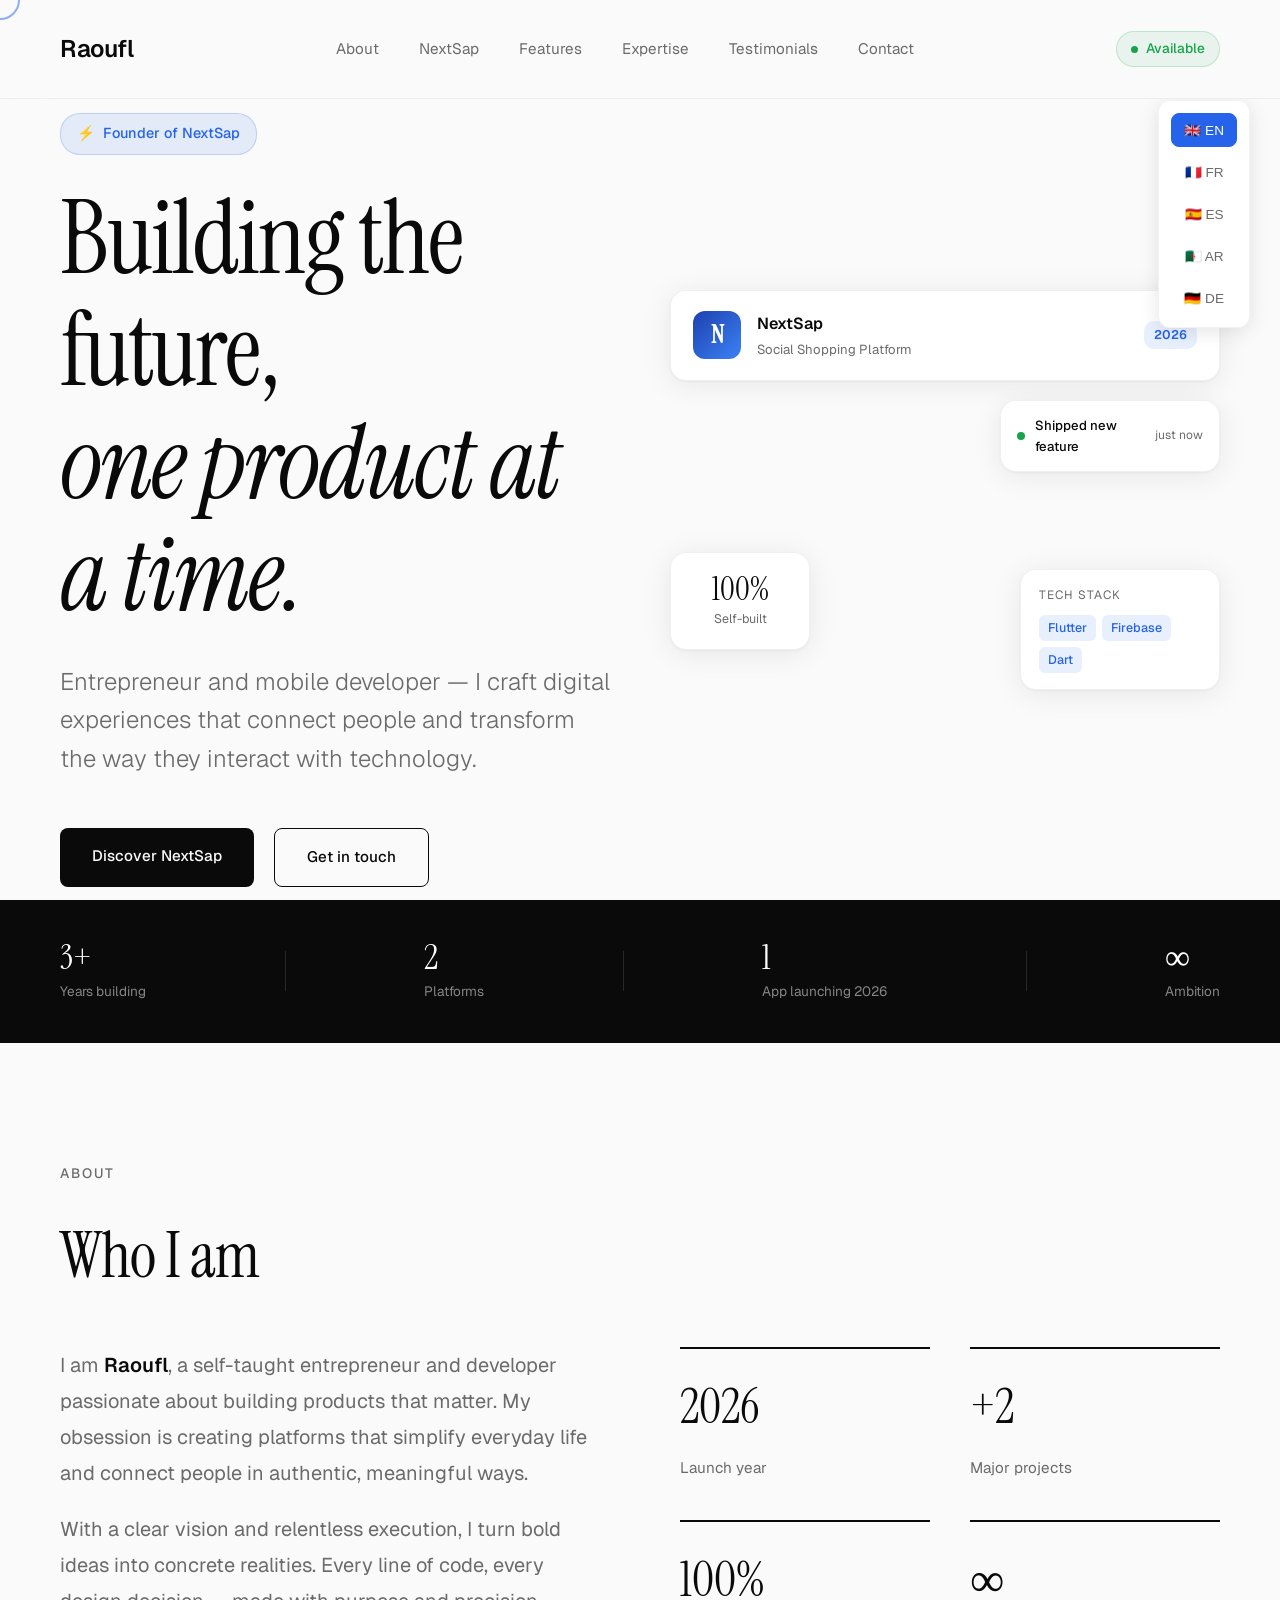
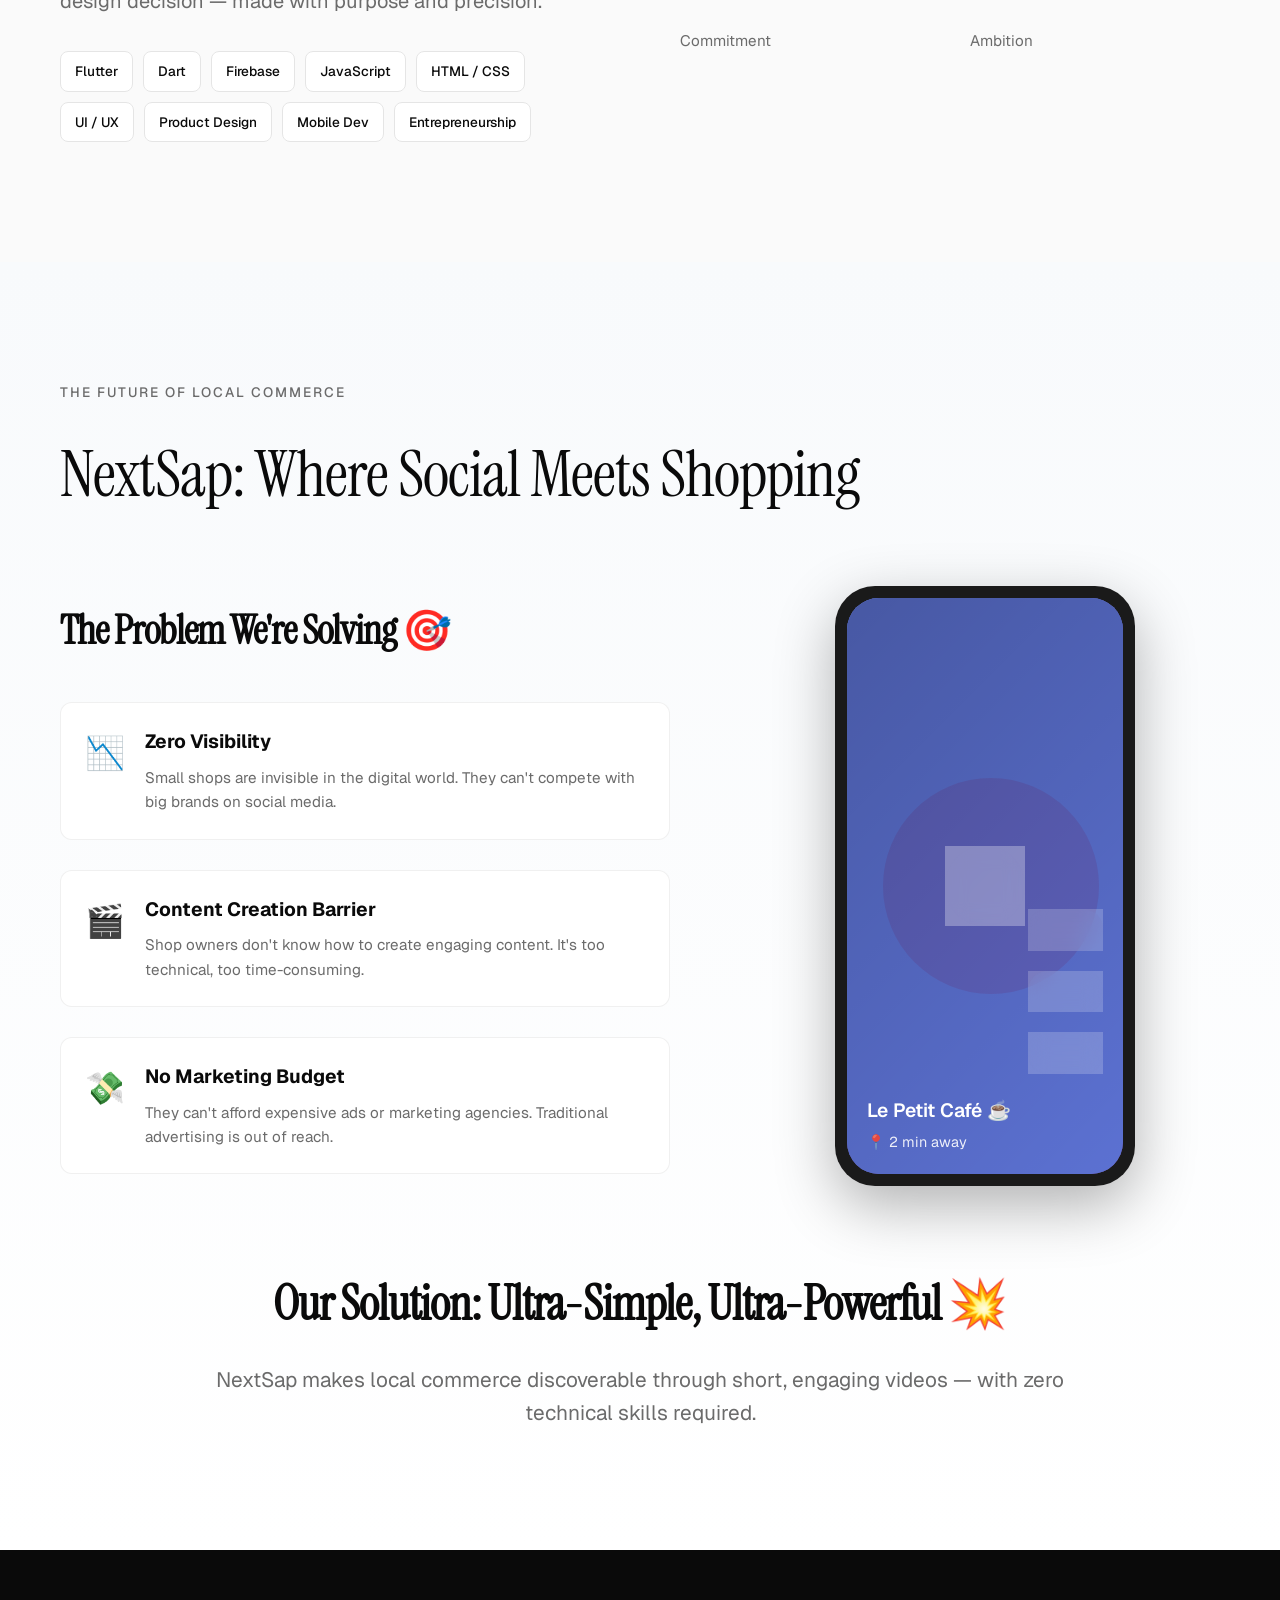
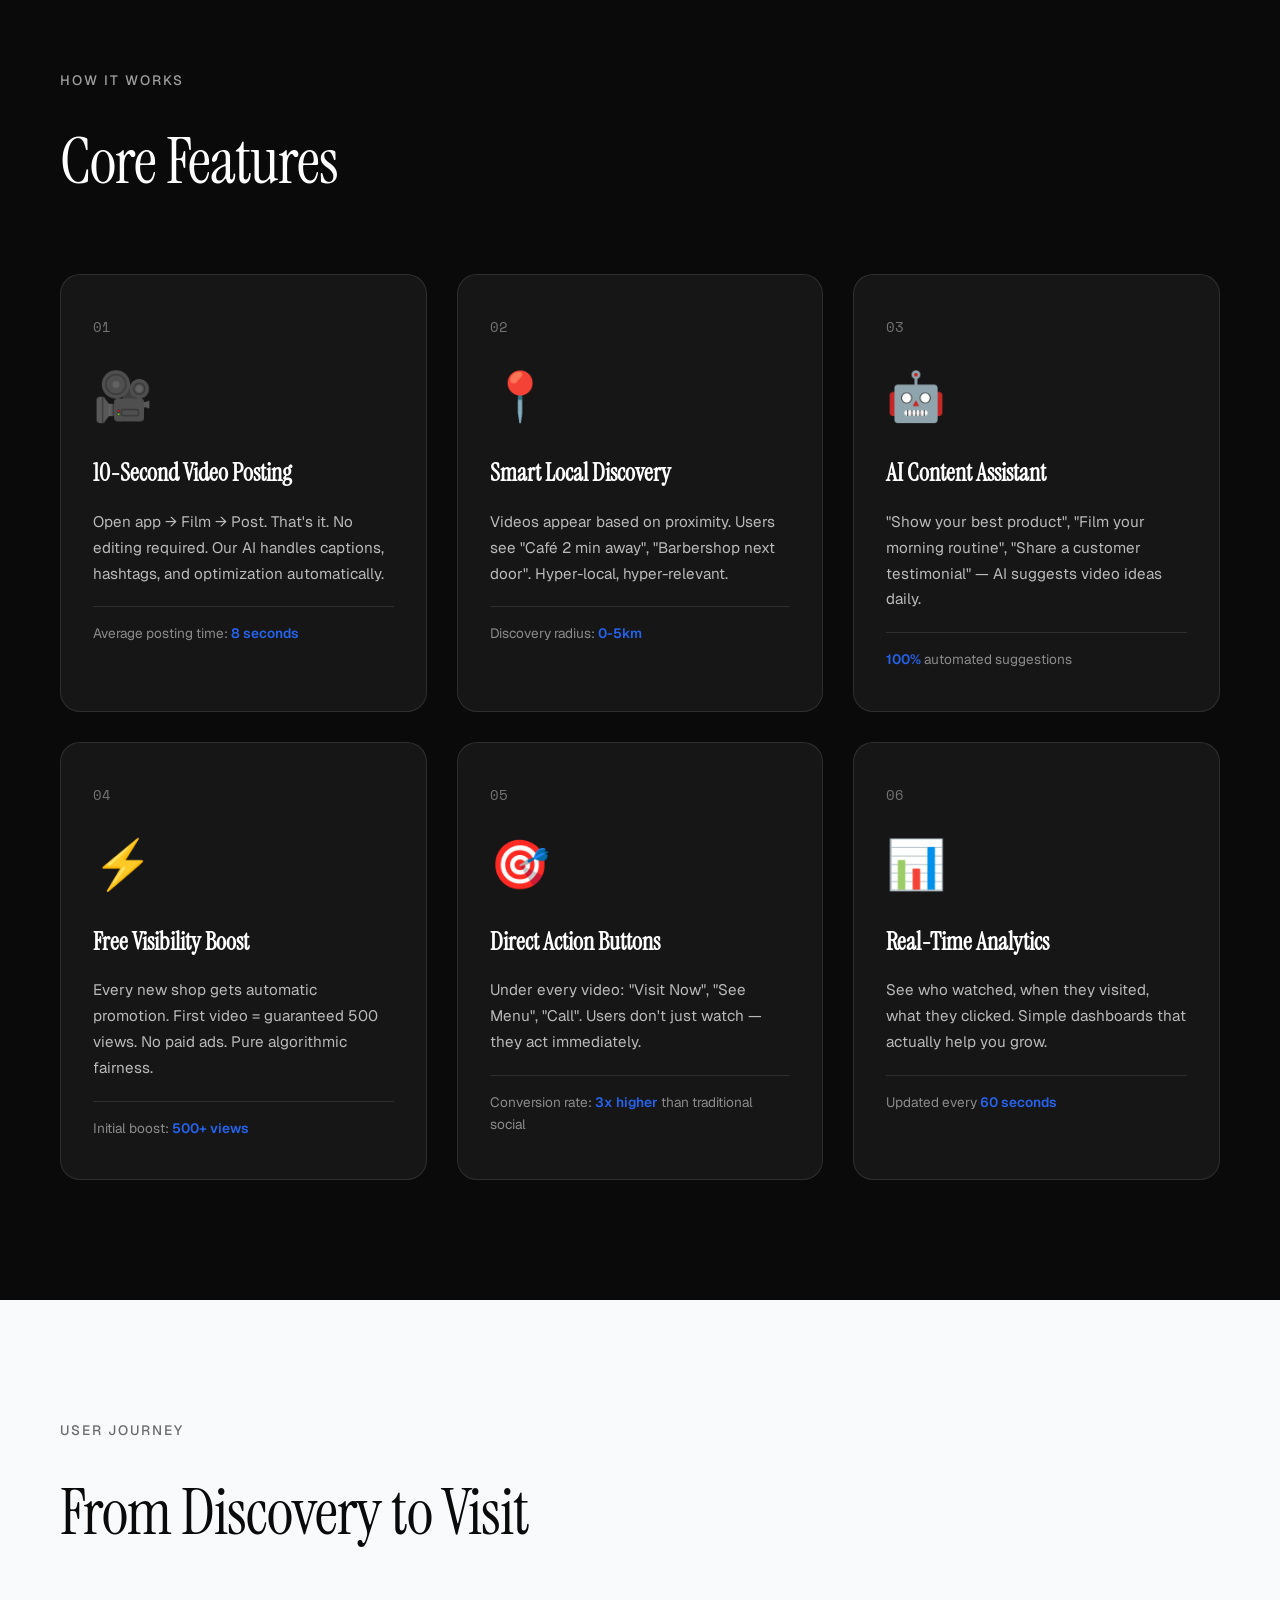
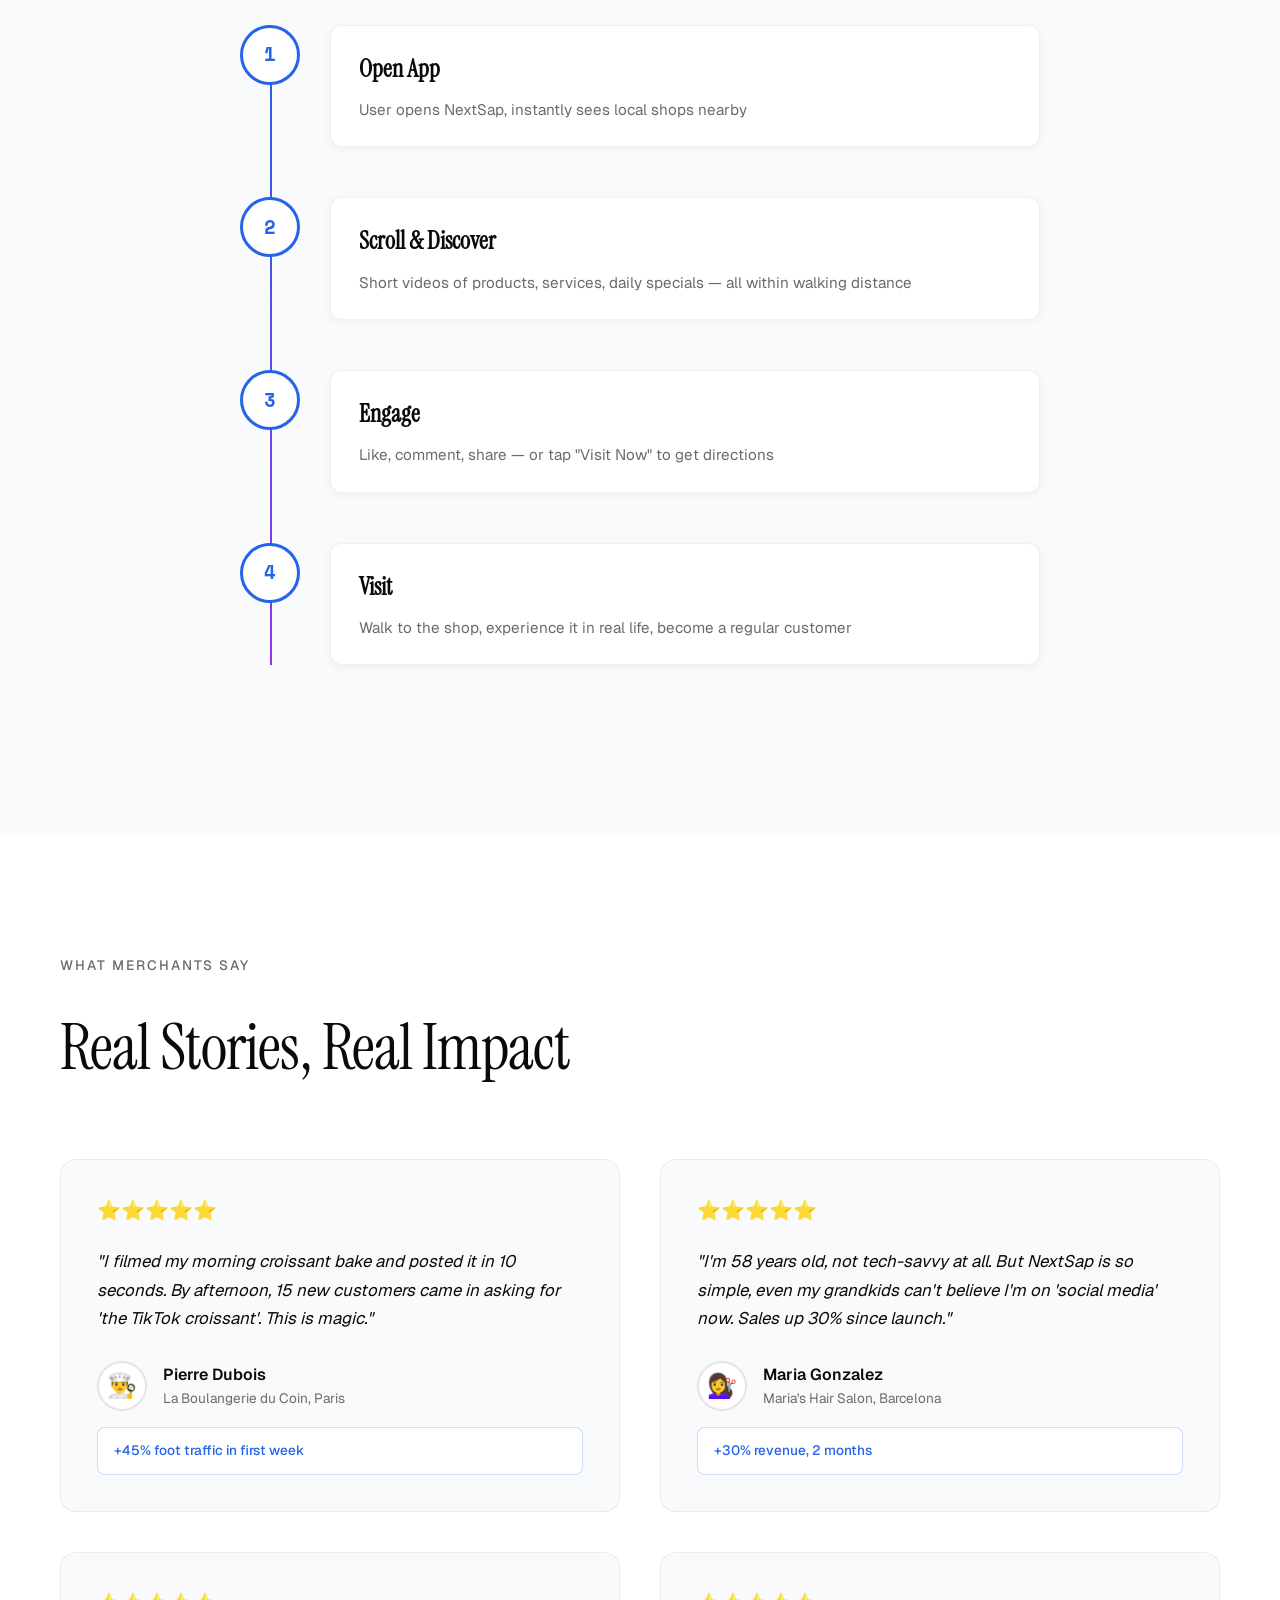
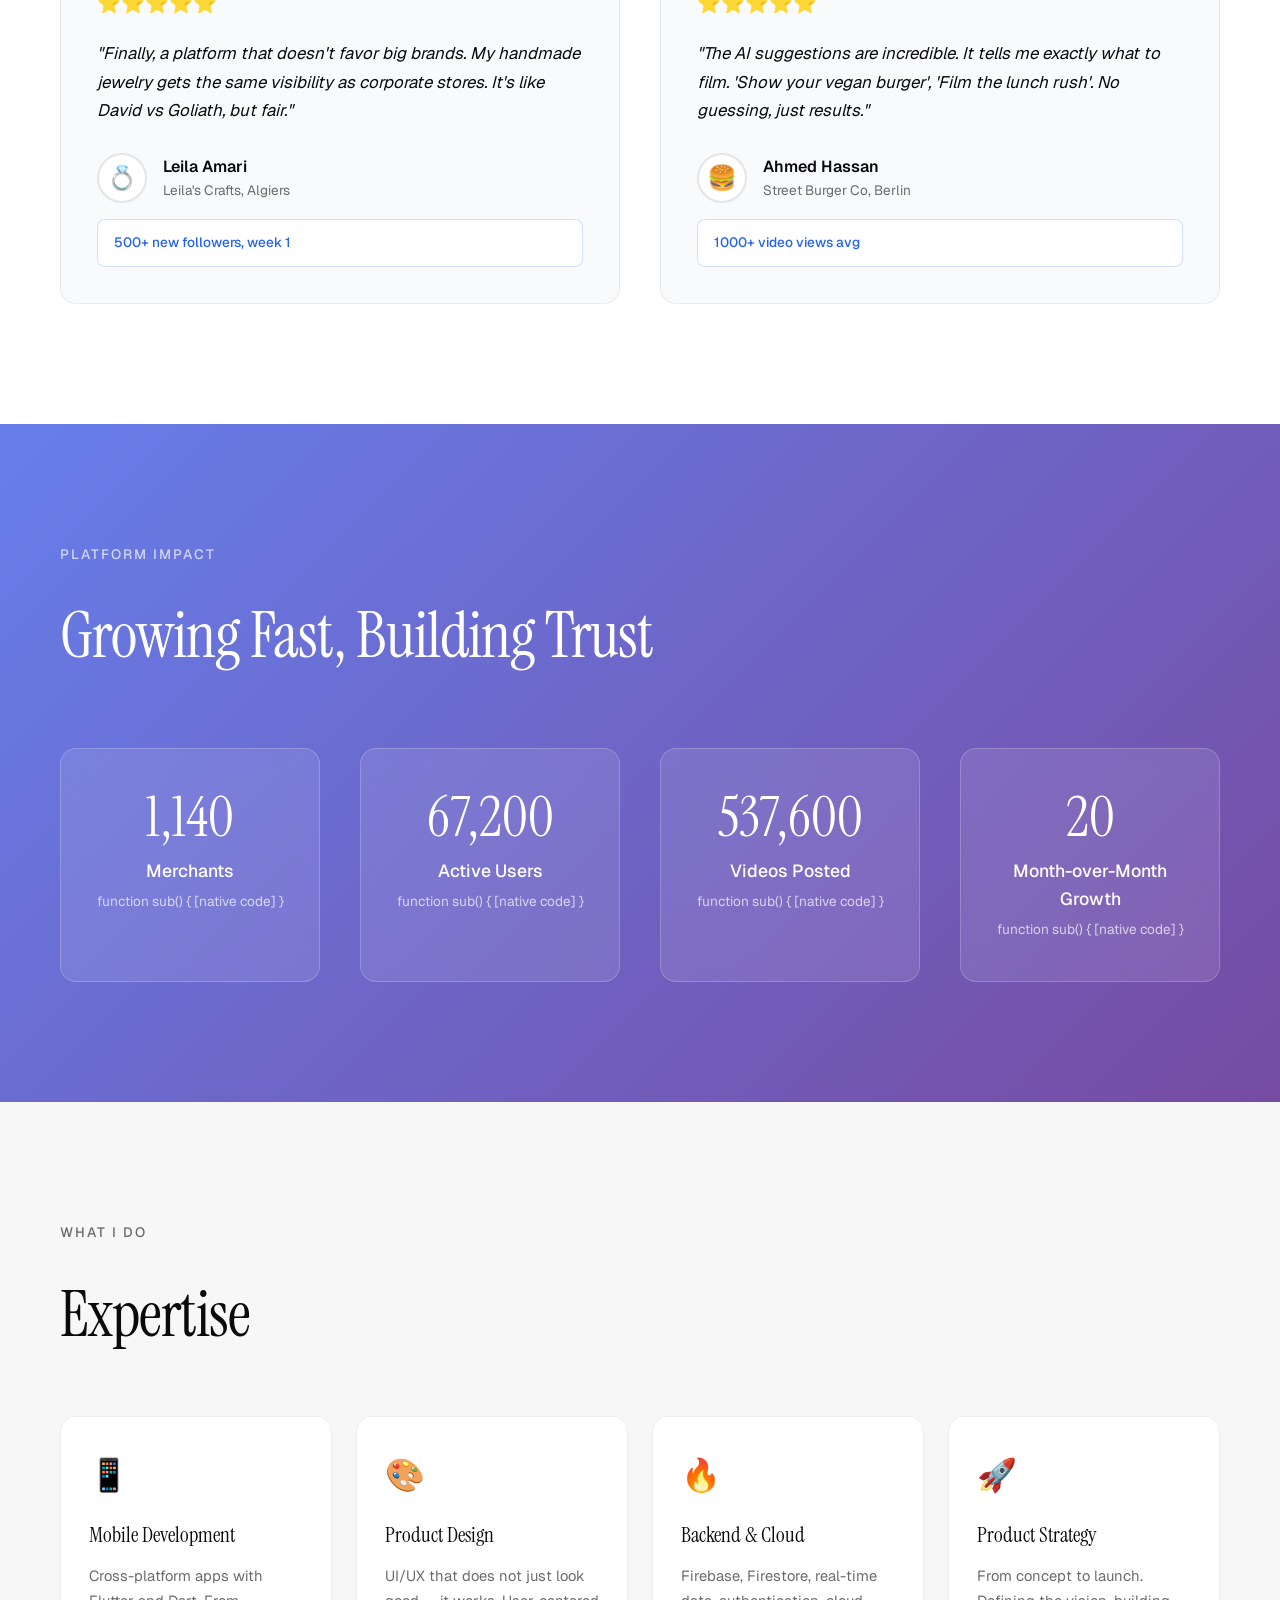
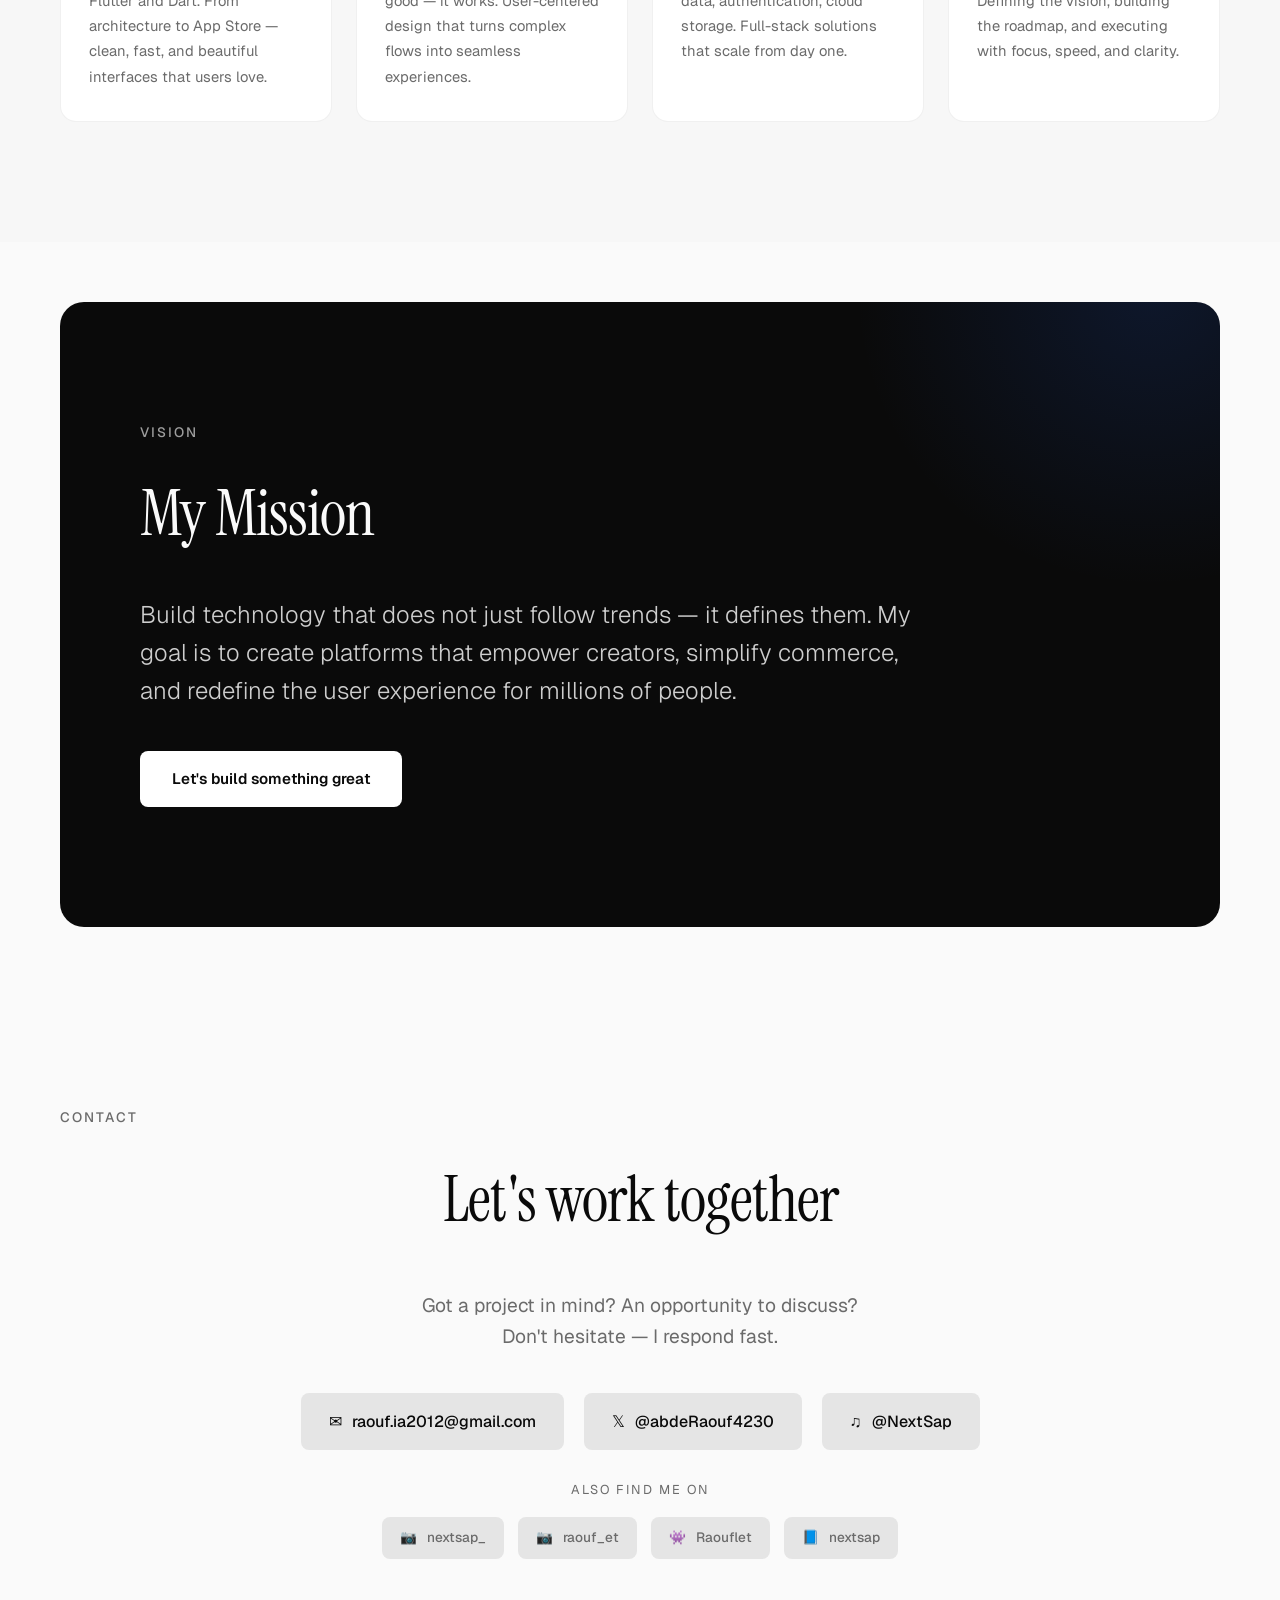
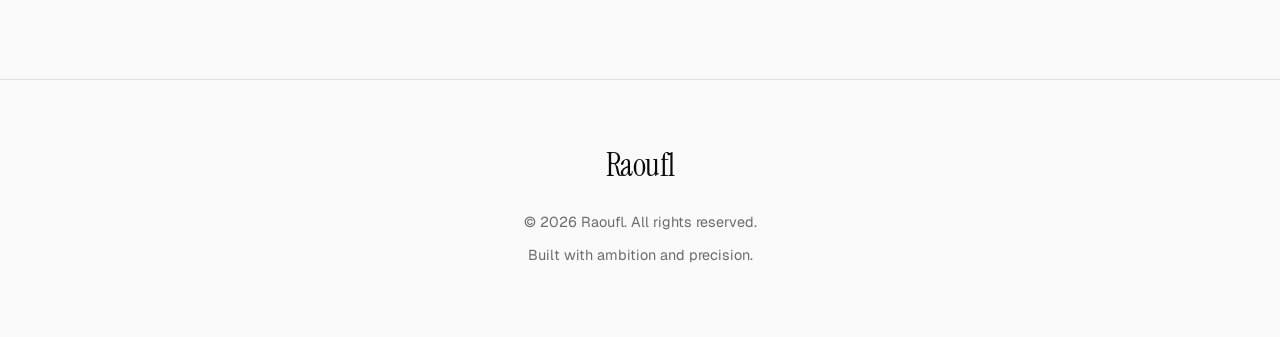
<file: index.html>
<!DOCTYPE html>
<html lang="en">
<head>
    <meta charset="UTF-8">
    <meta name="viewport" content="width=device-width, initial-scale=1.0">
    <title>Raoufl — Builder & Entrepreneur</title>
    <meta name="description" content="Raoufl — Self-taught entrepreneur and mobile developer. Founder of NextSap, a social shopping platform connecting local businesses with their community.">
    <meta name="keywords" content="Raoufl, NextSap, Flutter developer, mobile app, entrepreneur, social shopping">
    <meta name="author" content="Raoufl">

    <!-- Open Graph (for sharing on Facebook, LinkedIn, WhatsApp) -->
    <meta property="og:title" content="Raoufl — Builder & Entrepreneur">
    <meta property="og:description" content="Founder of NextSap. Building digital experiences that connect people and transform the way they interact with technology.">
    <meta property="og:type" content="website">
    <meta property="og:url" content="https://raoufia2012-ship-it.github.io/Raoufl/">
    <meta property="og:image" content="https://raoufia2012-ship-it.github.io/Raoufl/preview.png">

    <!-- Twitter Card (for sharing on X / Twitter) -->
    <meta name="twitter:card" content="summary_large_image">
    <meta name="twitter:site" content="@abdeRaouf4230">
    <meta name="twitter:title" content="Raoufl — Builder & Entrepreneur">
    <meta name="twitter:description" content="Founder of NextSap. Building digital experiences that connect people.">

    <link rel="preconnect" href="https://fonts.googleapis.com">
    <link rel="preconnect" href="https://fonts.gstatic.com" crossorigin>
    <link href="https://fonts.googleapis.com/css2?family=Instrument+Serif:ital@0;1&family=Geist:wght@300;400;500;600;700&family=Space+Mono:wght@400;700&display=swap" rel="stylesheet">
    <link rel="stylesheet" href="style.css">
</head>
<body>

    <div class="scroll-progress" id="scrollProgress"></div>

    <!-- Language Selector -->
    <div class="language-selector">
        <button class="lang-btn active" data-lang="en">🇬🇧 EN</button>
        <button class="lang-btn" data-lang="fr">🇫🇷 FR</button>
        <button class="lang-btn" data-lang="es">🇪🇸 ES</button>
        <button class="lang-btn" data-lang="ar">🇩🇿 AR</button>
        <button class="lang-btn" data-lang="de">🇩🇪 DE</button>
    </div>

    <!-- Navigation -->
    <nav id="navbar" aria-label="Main navigation">
        <div class="logo">Raoufl</div>
        <ul class="nav-links" id="navLinks">
            <li><a href="#about" data-i18n="nav.about">About</a></li>
            <li><a href="#nextsap" data-i18n="nav.nextsap">NextSap</a></li>
            <li><a href="#features" data-i18n="nav.features">Features</a></li>
            <li><a href="#expertise" data-i18n="nav.expertise">Expertise</a></li>
            <li><a href="#testimonials" data-i18n="nav.testimonials">Testimonials</a></li>
            <li><a href="#contact" data-i18n="nav.contact">Contact</a></li>
        </ul>
        <div class="nav-right">
            <div class="nav-available">
                <span class="available-dot"></span>
                <span data-i18n="nav.available">Available</span>
            </div>
            <button class="hamburger" id="hamburger" aria-label="Open menu" aria-expanded="false">
                <span></span>
                <span></span>
                <span></span>
            </button>
        </div>
    </nav>
    <div class="mobile-overlay" id="mobileOverlay"></div>

    <!-- Hero -->
    <section class="hero">
        <div class="hero-content">
            <div class="hero-tag">⚡ <span data-i18n="hero.tag">Founder of NextSap</span></div>
            <h1 class="hero-title">
                <span data-i18n="hero.title1">Building the future,</span><br>
                <em data-i18n="hero.title2">one product at a time.</em>
            </h1>
            <p class="hero-subtitle" data-i18n="hero.subtitle">
                Entrepreneur and mobile developer — I craft digital experiences
                that connect people and transform the way they interact with technology.
            </p>
            <div class="hero-cta">
                <a href="#nextsap" class="btn btn-primary" data-i18n="hero.cta1">Discover NextSap</a>
                <a href="#contact" class="btn btn-secondary" data-i18n="hero.cta2">Get in touch</a>
            </div>
        </div>
        <div class="hero-visual">
            <div class="hero-card hero-card--main">
                <div class="hcard-icon">N</div>
                <div class="hcard-body">
                    <div class="hcard-title">NextSap</div>
                    <div class="hcard-sub" data-i18n="hero.card.subtitle">Social Shopping Platform</div>
                </div>
                <div class="hcard-badge">2026</div>
            </div>
            <div class="hero-card hero-card--stat">
                <div class="hstat-number">100%</div>
                <div class="hstat-label" data-i18n="hero.card.selfbuilt">Self-built</div>
            </div>
            <div class="hero-card hero-card--tech">
                <div class="htech-label" data-i18n="hero.card.techstack">Tech Stack</div>
                <div class="htech-tags">
                    <span>Flutter</span><span>Firebase</span><span>Dart</span>
                </div>
            </div>
            <div class="hero-card hero-card--commit">
                <div class="commit-dot"></div>
                <div class="commit-text" data-i18n="hero.card.shipped">Shipped new feature</div>
                <div class="commit-time" data-i18n="hero.card.justnow">just now</div>
            </div>
        </div>
    </section>

    <!-- Stats Bar -->
    <div class="stats-bar fade-in">
        <div class="stats-bar-inner">
            <div class="stat-bar-item">
                <span class="stat-bar-number">3+</span>
                <span class="stat-bar-label" data-i18n="stats.years">Years building</span>
            </div>
            <div class="stat-bar-divider"></div>
            <div class="stat-bar-item">
                <span class="stat-bar-number">2</span>
                <span class="stat-bar-label" data-i18n="stats.platforms">Platforms</span>
            </div>
            <div class="stat-bar-divider"></div>
            <div class="stat-bar-item">
                <span class="stat-bar-number">1</span>
                <span class="stat-bar-label" data-i18n="stats.app">App launching 2026</span>
            </div>
            <div class="stat-bar-divider"></div>
            <div class="stat-bar-item">
                <span class="stat-bar-number">∞</span>
                <span class="stat-bar-label" data-i18n="stats.ambition">Ambition</span>
            </div>
        </div>
    </div>

    <!-- About -->
    <section id="about" class="fade-in">
        <div class="section-label" data-i18n="about.label">About</div>
        <h2 class="section-title" data-i18n="about.title">Who I am</h2>
        <div class="about-content">
            <div class="about-text">
                <p data-i18n="about.p1">
                    I am <strong>Raoufl</strong>, a self-taught entrepreneur and developer
                    passionate about building products that matter. My obsession is creating
                    platforms that simplify everyday life and connect people in authentic,
                    meaningful ways.
                </p>
                <p style="margin-top: 20px;" data-i18n="about.p2">
                    With a clear vision and relentless execution, I turn bold ideas
                    into concrete realities. Every line of code, every design decision —
                    made with purpose and precision.
                </p>
                <div class="skills-list">
                    <span class="skill-tag">Flutter</span>
                    <span class="skill-tag">Dart</span>
                    <span class="skill-tag">Firebase</span>
                    <span class="skill-tag">JavaScript</span>
                    <span class="skill-tag">HTML / CSS</span>
                    <span class="skill-tag">UI / UX</span>
                    <span class="skill-tag">Product Design</span>
                    <span class="skill-tag">Mobile Dev</span>
                    <span class="skill-tag">Entrepreneurship</span>
                </div>
            </div>
            <div class="about-stats">
                <div class="stat">
                    <div class="stat-number">2026</div>
                    <div class="stat-label" data-i18n="about.stat1">Launch year</div>
                </div>
                <div class="stat">
                    <div class="stat-number">+2</div>
                    <div class="stat-label" data-i18n="about.stat2">Major projects</div>
                </div>
                <div class="stat">
                    <div class="stat-number">100%</div>
                    <div class="stat-label" data-i18n="about.stat3">Commitment</div>
                </div>
                <div class="stat">
                    <div class="stat-number">∞</div>
                    <div class="stat-label" data-i18n="about.stat4">Ambition</div>
                </div>
            </div>
        </div>
    </section>

    <!-- NextSap Deep Dive -->
    <section id="nextsap" class="nextsap-section fade-in">
        <div class="section-label" data-i18n="nextsap.label">The Future of Local Commerce</div>
        <h2 class="section-title" data-i18n="nextsap.title">NextSap: Where Social Meets Shopping</h2>
        
        <div class="nextsap-hero">
            <div class="nextsap-hero-text">
                <h3 data-i18n="nextsap.hero.title">The Problem We're Solving 🎯</h3>
                <div class="problem-list">
                    <div class="problem-item">
                        <div class="problem-icon">📉</div>
                        <div class="problem-content">
                            <h4 data-i18n="nextsap.problem1.title">Zero Visibility</h4>
                            <p data-i18n="nextsap.problem1.desc">Small shops are invisible in the digital world. They can't compete with big brands on social media.</p>
                        </div>
                    </div>
                    <div class="problem-item">
                        <div class="problem-icon">🎬</div>
                        <div class="problem-content">
                            <h4 data-i18n="nextsap.problem2.title">Content Creation Barrier</h4>
                            <p data-i18n="nextsap.problem2.desc">Shop owners don't know how to create engaging content. It's too technical, too time-consuming.</p>
                        </div>
                    </div>
                    <div class="problem-item">
                        <div class="problem-icon">💸</div>
                        <div class="problem-content">
                            <h4 data-i18n="nextsap.problem3.title">No Marketing Budget</h4>
                            <p data-i18n="nextsap.problem3.desc">They can't afford expensive ads or marketing agencies. Traditional advertising is out of reach.</p>
                        </div>
                    </div>
                </div>
            </div>
            <div class="nextsap-hero-visual">
                <div class="phone-mockup">
                    <div class="phone-screen">
                        <div class="mock-video">
                            <div class="mock-video-content">
                                <div class="mock-play">▶</div>
                                <div class="mock-overlay">
                                    <div class="mock-shop-name">Le Petit Café ☕</div>
                                    <div class="mock-shop-location">📍 2 min away</div>
                                </div>
                            </div>
                        </div>
                        <div class="mock-actions">
                            <div class="mock-action">❤️ 234</div>
                            <div class="mock-action">💬 45</div>
                            <div class="mock-action">➡️ 12</div>
                        </div>
                    </div>
                </div>
            </div>
        </div>

        <!-- Solution -->
        <div class="nextsap-solution">
            <h3 class="solution-title" data-i18n="nextsap.solution.title">Our Solution: Ultra-Simple, Ultra-Powerful 💥</h3>
            <p class="solution-subtitle" data-i18n="nextsap.solution.subtitle">NextSap makes local commerce discoverable through short, engaging videos — with zero technical skills required.</p>
        </div>
    </section>

    <!-- Features -->
    <section id="features" class="features-section fade-in">
        <div class="section-label" data-i18n="features.label">How It Works</div>
        <h2 class="section-title" data-i18n="features.title">Core Features</h2>
        
        <div class="features-grid">
            <div class="feature-card feature-card--primary">
                <div class="feature-number">01</div>
                <div class="feature-icon">🎥</div>
                <h3 data-i18n="features.f1.title">10-Second Video Posting</h3>
                <p data-i18n="features.f1.desc">
                    Open app → Film → Post. That's it. No editing required. 
                    Our AI handles captions, hashtags, and optimization automatically.
                </p>
                <div class="feature-highlight" data-i18n="features.f1.highlight">
                    Average posting time: <strong>8 seconds</strong>
                </div>
            </div>

            <div class="feature-card feature-card--primary">
                <div class="feature-number">02</div>
                <div class="feature-icon">📍</div>
                <h3 data-i18n="features.f2.title">Smart Local Discovery</h3>
                <p data-i18n="features.f2.desc">
                    Videos appear based on proximity. Users see "Café 2 min away", 
                    "Barbershop next door". Hyper-local, hyper-relevant.
                </p>
                <div class="feature-highlight" data-i18n="features.f2.highlight">
                    Discovery radius: <strong>0-5km</strong>
                </div>
            </div>

            <div class="feature-card feature-card--primary">
                <div class="feature-number">03</div>
                <div class="feature-icon">🤖</div>
                <h3 data-i18n="features.f3.title">AI Content Assistant</h3>
                <p data-i18n="features.f3.desc">
                    "Show your best product", "Film your morning routine", 
                    "Share a customer testimonial" — AI suggests video ideas daily.
                </p>
                <div class="feature-highlight" data-i18n="features.f3.highlight">
                    <strong>100%</strong> automated suggestions
                </div>
            </div>

            <div class="feature-card feature-card--primary">
                <div class="feature-number">04</div>
                <div class="feature-icon">⚡</div>
                <h3 data-i18n="features.f4.title">Free Visibility Boost</h3>
                <p data-i18n="features.f4.desc">
                    Every new shop gets automatic promotion. First video = 
                    guaranteed 500 views. No paid ads. Pure algorithmic fairness.
                </p>
                <div class="feature-highlight" data-i18n="features.f4.highlight">
                    Initial boost: <strong>500+ views</strong>
                </div>
            </div>

            <div class="feature-card feature-card--primary">
                <div class="feature-number">05</div>
                <div class="feature-icon">🎯</div>
                <h3 data-i18n="features.f5.title">Direct Action Buttons</h3>
                <p data-i18n="features.f5.desc">
                    Under every video: "Visit Now", "See Menu", "Call". 
                    Users don't just watch — they act immediately.
                </p>
                <div class="feature-highlight" data-i18n="features.f5.highlight">
                    Conversion rate: <strong>3x higher</strong> than traditional social
                </div>
            </div>

            <div class="feature-card feature-card--primary">
                <div class="feature-number">06</div>
                <div class="feature-icon">📊</div>
                <h3 data-i18n="features.f6.title">Real-Time Analytics</h3>
                <p data-i18n="features.f6.desc">
                    See who watched, when they visited, what they clicked. 
                    Simple dashboards that actually help you grow.
                </p>
                <div class="feature-highlight" data-i18n="features.f6.highlight">
                    Updated every <strong>60 seconds</strong>
                </div>
            </div>
        </div>
    </section>

    <!-- How It Works Timeline -->
    <section class="timeline-section fade-in">
        <div class="section-label" data-i18n="timeline.label">User Journey</div>
        <h2 class="section-title" data-i18n="timeline.title">From Discovery to Visit</h2>
        
        <div class="timeline">
            <div class="timeline-item">
                <div class="timeline-marker">1</div>
                <div class="timeline-content">
                    <h3 data-i18n="timeline.step1.title">Open App</h3>
                    <p data-i18n="timeline.step1.desc">User opens NextSap, instantly sees local shops nearby</p>
                </div>
            </div>
            <div class="timeline-item">
                <div class="timeline-marker">2</div>
                <div class="timeline-content">
                    <h3 data-i18n="timeline.step2.title">Scroll & Discover</h3>
                    <p data-i18n="timeline.step2.desc">Short videos of products, services, daily specials — all within walking distance</p>
                </div>
            </div>
            <div class="timeline-item">
                <div class="timeline-marker">3</div>
                <div class="timeline-content">
                    <h3 data-i18n="timeline.step3.title">Engage</h3>
                    <p data-i18n="timeline.step3.desc">Like, comment, share — or tap "Visit Now" to get directions</p>
                </div>
            </div>
            <div class="timeline-item">
                <div class="timeline-marker">4</div>
                <div class="timeline-content">
                    <h3 data-i18n="timeline.step4.title">Visit</h3>
                    <p data-i18n="timeline.step4.desc">Walk to the shop, experience it in real life, become a regular customer</p>
                </div>
            </div>
        </div>
    </section>

    <!-- Testimonials -->
    <section id="testimonials" class="testimonials-section fade-in">
        <div class="section-label" data-i18n="testimonials.label">What Merchants Say</div>
        <h2 class="section-title" data-i18n="testimonials.title">Real Stories, Real Impact</h2>
        
        <div class="testimonials-grid">
            <div class="testimonial-card">
                <div class="testimonial-stars">⭐⭐⭐⭐⭐</div>
                <p class="testimonial-text" data-i18n="testimonials.t1.text">
                    "I filmed my morning croissant bake and posted it in 10 seconds. 
                    By afternoon, 15 new customers came in asking for 'the TikTok croissant'. 
                    This is magic."
                </p>
                <div class="testimonial-author">
                    <div class="testimonial-avatar">👨‍🍳</div>
                    <div class="testimonial-info">
                        <div class="testimonial-name">Pierre Dubois</div>
                        <div class="testimonial-business" data-i18n="testimonials.t1.business">La Boulangerie du Coin, Paris</div>
                    </div>
                </div>
                <div class="testimonial-stat">
                    <span data-i18n="testimonials.t1.stat">+45% foot traffic in first week</span>
                </div>
            </div>

            <div class="testimonial-card">
                <div class="testimonial-stars">⭐⭐⭐⭐⭐</div>
                <p class="testimonial-text" data-i18n="testimonials.t2.text">
                    "I'm 58 years old, not tech-savvy at all. But NextSap is so simple, 
                    even my grandkids can't believe I'm on 'social media' now. 
                    Sales up 30% since launch."
                </p>
                <div class="testimonial-author">
                    <div class="testimonial-avatar">💇‍♀️</div>
                    <div class="testimonial-info">
                        <div class="testimonial-name">Maria Gonzalez</div>
                        <div class="testimonial-business" data-i18n="testimonials.t2.business">Maria's Hair Salon, Barcelona</div>
                    </div>
                </div>
                <div class="testimonial-stat">
                    <span data-i18n="testimonials.t2.stat">+30% revenue, 2 months</span>
                </div>
            </div>

            <div class="testimonial-card">
                <div class="testimonial-stars">⭐⭐⭐⭐⭐</div>
                <p class="testimonial-text" data-i18n="testimonials.t3.text">
                    "Finally, a platform that doesn't favor big brands. 
                    My handmade jewelry gets the same visibility as corporate stores. 
                    It's like David vs Goliath, but fair."
                </p>
                <div class="testimonial-author">
                    <div class="testimonial-avatar">💍</div>
                    <div class="testimonial-info">
                        <div class="testimonial-name">Leila Amari</div>
                        <div class="testimonial-business" data-i18n="testimonials.t3.business">Leila's Crafts, Algiers</div>
                    </div>
                </div>
                <div class="testimonial-stat">
                    <span data-i18n="testimonials.t3.stat">500+ new followers, week 1</span>
                </div>
            </div>

            <div class="testimonial-card">
                <div class="testimonial-stars">⭐⭐⭐⭐⭐</div>
                <p class="testimonial-text" data-i18n="testimonials.t4.text">
                    "The AI suggestions are incredible. It tells me exactly what to film. 
                    'Show your vegan burger', 'Film the lunch rush'. 
                    No guessing, just results."
                </p>
                <div class="testimonial-author">
                    <div class="testimonial-avatar">🍔</div>
                    <div class="testimonial-info">
                        <div class="testimonial-name">Ahmed Hassan</div>
                        <div class="testimonial-business" data-i18n="testimonials.t4.business">Street Burger Co, Berlin</div>
                    </div>
                </div>
                <div class="testimonial-stat">
                    <span data-i18n="testimonials.t4.stat">1000+ video views avg</span>
                </div>
            </div>
        </div>
    </section>

    <!-- Impact Stats -->
    <section class="impact-section fade-in">
        <div class="section-label" data-i18n="impact.label">Platform Impact</div>
        <h2 class="section-title" data-i18n="impact.title">Growing Fast, Building Trust</h2>
        
        <div class="impact-grid">
            <div class="impact-card">
                <div class="impact-number">2,500+</div>
                <div class="impact-label" data-i18n="impact.merchants">Merchants</div>
                <div class="impact-sublabel" data-i18n="impact.merchants.sub">In beta phase</div>
            </div>
            <div class="impact-card">
                <div class="impact-number">150K+</div>
                <div class="impact-label" data-i18n="impact.users">Active Users</div>
                <div class="impact-sublabel" data-i18n="impact.users.sub">Monthly</div>
            </div>
            <div class="impact-card">
                <div class="impact-number">1.2M</div>
                <div class="impact-label" data-i18n="impact.videos">Videos Posted</div>
                <div class="impact-sublabel" data-i18n="impact.videos.sub">Since launch</div>
            </div>
            <div class="impact-card">
                <div class="impact-number">45%</div>
                <div class="impact-label" data-i18n="impact.growth">Month-over-Month Growth</div>
                <div class="impact-sublabel" data-i18n="impact.growth.sub">Average</div>
            </div>
        </div>
    </section>

    <!-- Expertise -->
    <section id="expertise" class="fade-in expertise-section">
        <div class="section-label" data-i18n="expertise.label">What I do</div>
        <h2 class="section-title" data-i18n="expertise.title">Expertise</h2>
        <div class="expertise-grid">
            <div class="expertise-card">
                <div class="expertise-icon">📱</div>
                <h3 data-i18n="expertise.e1.title">Mobile Development</h3>
                <p data-i18n="expertise.e1.desc">Cross-platform apps with Flutter and Dart. From architecture to App Store — clean, fast, and beautiful interfaces that users love.</p>
            </div>
            <div class="expertise-card">
                <div class="expertise-icon">🎨</div>
                <h3 data-i18n="expertise.e2.title">Product Design</h3>
                <p data-i18n="expertise.e2.desc">UI/UX that does not just look good — it works. User-centered design that turns complex flows into seamless experiences.</p>
            </div>
            <div class="expertise-card">
                <div class="expertise-icon">🔥</div>
                <h3 data-i18n="expertise.e3.title">Backend & Cloud</h3>
                <p data-i18n="expertise.e3.desc">Firebase, Firestore, real-time data, authentication, cloud storage. Full-stack solutions that scale from day one.</p>
            </div>
            <div class="expertise-card">
                <div class="expertise-icon">🚀</div>
                <h3 data-i18n="expertise.e4.title">Product Strategy</h3>
                <p data-i18n="expertise.e4.desc">From concept to launch. Defining the vision, building the roadmap, and executing with focus, speed, and clarity.</p>
            </div>
        </div>
    </section>

    <!-- Vision -->
    <div class="vision fade-in">
        <div class="vision-content">
            <div class="section-label" data-i18n="vision.label">Vision</div>
            <h2 class="section-title" data-i18n="vision.title">My Mission</h2>
            <p class="vision-text" data-i18n="vision.text">
                Build technology that does not just follow trends — it defines them.
                My goal is to create platforms that empower creators, simplify commerce,
                and redefine the user experience for millions of people.
            </p>
            <a href="#contact" class="btn btn-white" data-i18n="vision.cta">Let's build something great</a>
        </div>
    </div>

    <!-- Contact -->
    <section id="contact" class="fade-in">
        <div class="section-label" data-i18n="contact.label">Contact</div>
        <div class="contact-content">
            <h2 class="section-title" data-i18n="contact.title">Let's work together</h2>
            <p class="contact-text" data-i18n="contact.text">
                Got a project in mind? An opportunity to discuss?<br>
                Don't hesitate — I respond fast.
            </p>
            <div class="contact-links contact-primary">
                <a href="mailto:raouf.ia2012@gmail.com" class="contact-link contact-link--main">
                    <span>✉</span><span>raouf.ia2012@gmail.com</span>
                </a>
                <a href="https://x.com/abdeRaouf4230" class="contact-link contact-link--main" target="_blank">
                    <span>𝕏</span><span>@abdeRaouf4230</span>
                </a>
                <a href="https://www.tiktok.com/@nextsap" class="contact-link contact-link--main" target="_blank">
                    <span>♫</span><span>@NextSap</span>
                </a>
            </div>
            <div class="contact-secondary-label" data-i18n="contact.also">Also find me on</div>
            <div class="contact-links contact-secondary">
                <a href="https://www.instagram.com/nextsap_" class="contact-link contact-link--small" target="_blank">
                    <span>📷</span><span>nextsap_</span>
                </a>
                <a href="https://www.instagram.com/raouf_et" class="contact-link contact-link--small" target="_blank">
                    <span>📷</span><span>raouf_et</span>
                </a>
                <a href="https://www.reddit.com/user/Raouflet" class="contact-link contact-link--small" target="_blank">
                    <span>👾</span><span>Raouflet</span>
                </a>
                <a href="https://www.facebook.com/nextsap" class="contact-link contact-link--small" target="_blank">
                    <span>📘</span><span>nextsap</span>
                </a>
            </div>
        </div>
    </section>

    <!-- Footer -->
    <footer>
        <div class="footer-logo">Raoufl</div>
        <p>&copy; 2026 Raoufl. <span data-i18n="footer.rights">All rights reserved</span>.</p>
        <p data-i18n="footer.tagline">Built with ambition and precision.</p>
    </footer>

    <script src="translations.js"></script>
    <script src="script.js"></script>
</body>
</html>
</file>
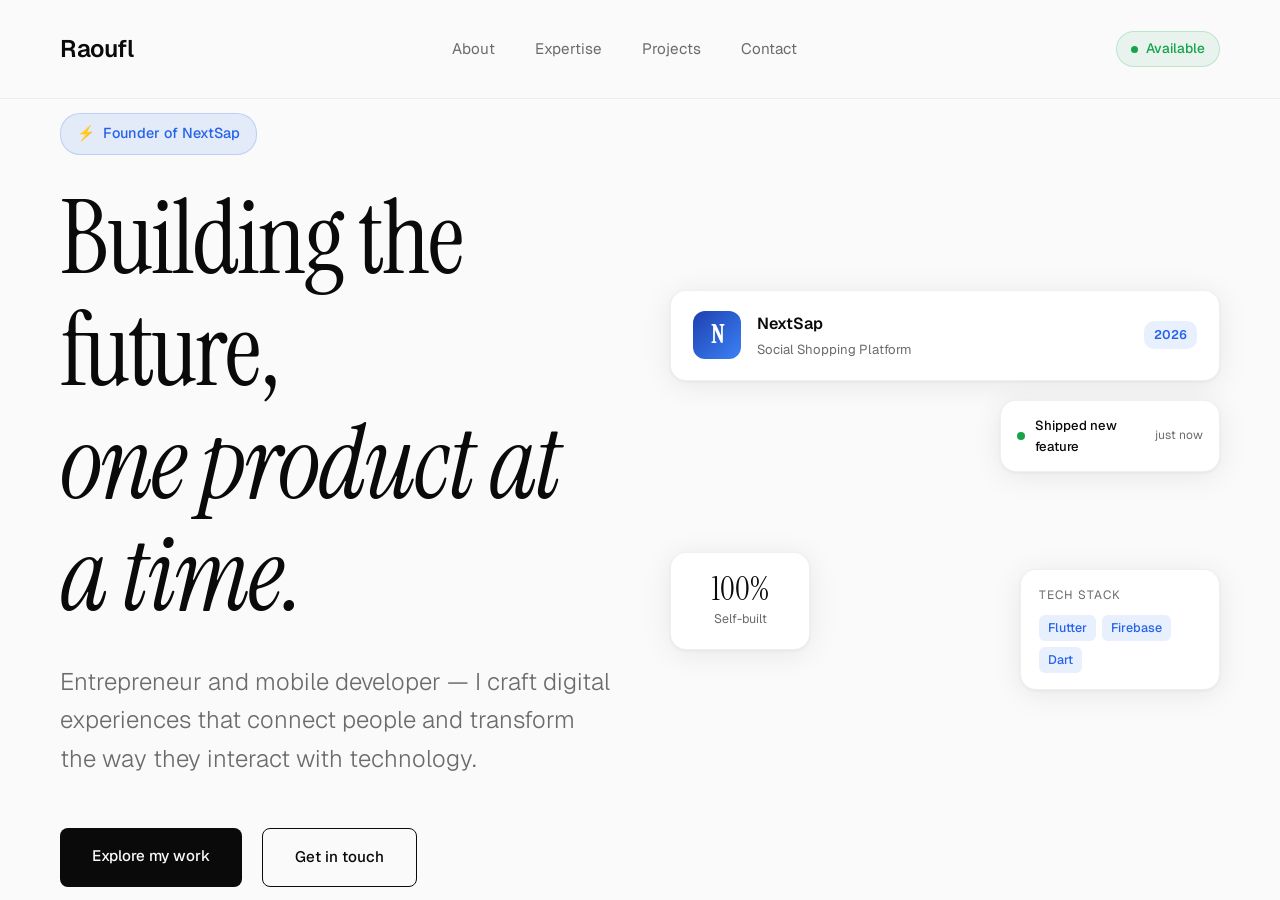
<file: index_part1.html>
<!DOCTYPE html>
<html lang="en">
<head>
    <meta charset="UTF-8">
    <meta name="viewport" content="width=device-width, initial-scale=1.0">
    <title>Raoufl - Builder and Entrepreneur</title>
    <link rel="preconnect" href="https://fonts.googleapis.com">
    <link rel="preconnect" href="https://fonts.gstatic.com" crossorigin>
    <link href="https://fonts.googleapis.com/css2?family=Instrument+Serif:ital@0;1&family=Geist:wght@300;400;500;600;700&display=swap" rel="stylesheet">
    <link rel="stylesheet" href="style.css">
</head>
<body>
    <div class="scroll-progress" id="scrollProgress"></div>
    <nav id="navbar">
        <div class="logo">Raoufl</div>
        <ul class="nav-links">
            <li><a href="#about">About</a></li>
            <li><a href="#expertise">Expertise</a></li>
            <li><a href="#projects">Projects</a></li>
            <li><a href="#contact">Contact</a></li>
        </ul>
        <div class="nav-available">
            <span class="available-dot"></span> Available
        </div>
    </nav>
    <section class="hero">
        <div class="hero-content">
            <div class="hero-tag"><span>&#9889;</span> Founder of NextSap</div>
            <h1 class="hero-title">Building the future,<br><em>one product at a time.</em></h1>
            <p class="hero-subtitle">Entrepreneur and mobile developer &mdash; I craft digital experiences that connect people and transform the way they interact with technology.</p>
            <div class="hero-cta">
                <a href="#projects" class="btn btn-primary">Explore my work</a>
                <a href="#contact" class="btn btn-secondary">Get in touch</a>
            </div>
        </div>
        <div class="hero-visual">
            <div class="hero-card hero-card--main">
                <div class="hcard-icon">N</div>
                <div class="hcard-body">
                    <div class="hcard-title">NextSap</div>
                    <div class="hcard-sub">Social Shopping Platform</div>
                </div>
                <div class="hcard-badge">2026</div>
            </div>
            <div class="hero-card hero-card--stat">
                <div class="hstat-number">100%</div>
                <div class="hstat-label">Self-built</div>
            </div>
            <div class="hero-card hero-card--tech">
                <div class="htech-label">Tech Stack</div>
                <div class="htech-tags"><span>Flutter</span><span>Firebase</span><span>Dart</span></div>
            </div>
            <div class="hero-card hero-card--commit">
                <div class="commit-dot"></div>
                <div class="commit-text">Shipped new feature</div>
                <div class="commit-time">just now</div>
            </div>
        </div>
    </section>
</file>
<file: style.css>
@import url('https://fonts.googleapis.com/css2?family=Instrument+Serif:ital@0;1&family=Geist:wght@300;400;500;600;700&family=Space+Mono:wght@400;700&display=swap');

:root {
    --black: #0a0a0a;
    --dark-gray: #1a1a1a;
    --gray: #6b6b6b;
    --light-gray: #e5e5e5;
    --white: #fafafa;
    --accent: #2563eb;
    --accent-light: rgba(37, 99, 235, 0.1);
    --accent-dark: #1e40af;
    --green: #16a34a;
    --orange: #ea580c;
    --purple: #9333ea;
}

* {
    margin: 0;
    padding: 0;
    box-sizing: border-box;
}

::selection {
    background: var(--accent);
    color: var(--white);
}

html {
    scroll-behavior: smooth;
}

body {
    font-family: 'Geist', -apple-system, sans-serif;
    background: var(--white);
    color: var(--black);
    line-height: 1.6;
    overflow-x: hidden;
    -webkit-font-smoothing: antialiased;
}

/* ──── Language Selector ──── */
.language-selector {
    position: fixed;
    top: 100px;
    right: 30px;
    z-index: 999;
    display: flex;
    flex-direction: column;
    gap: 8px;
    background: rgba(255, 255, 255, 0.95);
    backdrop-filter: blur(20px);
    padding: 12px;
    border-radius: 12px;
    box-shadow: 0 4px 20px rgba(0, 0, 0, 0.1);
    border: 1px solid rgba(0, 0, 0, 0.05);
}

.lang-btn {
    background: transparent;
    border: 1px solid transparent;
    padding: 8px 12px;
    border-radius: 8px;
    cursor: pointer;
    font-size: 0.85rem;
    font-weight: 500;
    transition: all 0.3s ease;
    color: var(--gray);
}

.lang-btn:hover {
    background: var(--light-gray);
    color: var(--black);
}

.lang-btn.active {
    background: var(--accent);
    color: white;
    border-color: var(--accent);
}

/* ──── Nav Right Group ──── */
.nav-right {
    display: flex;
    align-items: center;
    gap: 16px;
}

/* ──── Hamburger Button ──── */
.hamburger {
    display: none;
    flex-direction: column;
    gap: 5px;
    background: none;
    border: none;
    cursor: pointer;
    padding: 4px;
    z-index: 1100;
}

.hamburger span {
    display: block;
    width: 24px;
    height: 2px;
    background: var(--black);
    border-radius: 2px;
    transition: all 0.3s ease;
    transform-origin: center;
}

.hamburger.open span:nth-child(1) {
    transform: translateY(7px) rotate(45deg);
}
.hamburger.open span:nth-child(2) {
    opacity: 0;
    transform: scaleX(0);
}
.hamburger.open span:nth-child(3) {
    transform: translateY(-7px) rotate(-45deg);
}

/* ──── Mobile Overlay ──── */
.mobile-overlay {
    display: none;
    position: fixed;
    inset: 0;
    background: rgba(0, 0, 0, 0.4);
    z-index: 1050;
    opacity: 0;
    transition: opacity 0.3s ease;
}

.mobile-overlay.visible {
    opacity: 1;
}

/* ──── Nav Available badge ──── */
.nav-available {
    display: flex;
    align-items: center;
    gap: 8px;
    font-size: 0.85rem;
    font-weight: 500;
    color: var(--green);
    background: rgba(22, 163, 74, 0.08);
    border: 1px solid rgba(22, 163, 74, 0.2);
    padding: 6px 14px;
    border-radius: 20px;
}

.available-dot {
    width: 7px;
    height: 7px;
    border-radius: 50%;
    background: var(--green);
    animation: pulse-green 2s infinite;
}

@keyframes pulse-green {
    0%, 100% { box-shadow: 0 0 0 0 rgba(22, 163, 74, 0.4); }
    50% { box-shadow: 0 0 0 5px rgba(22, 163, 74, 0); }
}

/* ──── Navigation ──── */
nav {
    position: fixed;
    top: 0;
    left: 0;
    right: 0;
    padding: 30px 60px;
    display: flex;
    justify-content: space-between;
    align-items: center;
    z-index: 1000;
    background: rgba(250, 250, 250, 0.8);
    backdrop-filter: blur(20px);
    border-bottom: 1px solid rgba(0, 0, 0, 0.05);
    transition: all 0.4s ease;
}

nav.scrolled {
    padding: 20px 60px;
    background: rgba(250, 250, 250, 0.95);
}

.logo {
    font-size: 1.5rem;
    font-weight: 600;
    color: var(--black);
    letter-spacing: -0.5px;
}

.nav-links {
    display: flex;
    gap: 40px;
    list-style: none;
}

.nav-links a {
    color: var(--gray);
    text-decoration: none;
    font-size: 0.95rem;
    font-weight: 400;
    transition: color 0.3s ease;
    position: relative;
}

.nav-links a::after {
    content: '';
    position: absolute;
    bottom: -4px;
    left: 0;
    width: 0;
    height: 1px;
    background: var(--black);
    transition: width 0.3s ease;
}

.nav-links a:hover {
    color: var(--black);
}

.nav-links a:hover::after {
    width: 100%;
}

/* ──── Hero ──── */
.hero {
    min-height: 100vh;
    display: grid;
    grid-template-columns: 1fr 1fr;
    gap: 60px;
    align-items: center;
    padding: 0 60px;
    padding-top: 100px;
    max-width: 1400px;
    margin: 0 auto;
    position: relative;
    overflow: visible;
}

.hero-content {
    width: 100%;
}

.hero-tag {
    display: inline-flex;
    align-items: center;
    gap: 8px;
    font-size: 0.9rem;
    font-weight: 500;
    color: var(--accent);
    background: var(--accent-light);
    border: 1px solid rgba(37, 99, 235, 0.2);
    padding: 8px 16px;
    border-radius: 20px;
    margin-bottom: 28px;
    opacity: 0;
    animation: fadeInUp 1s ease 0.1s forwards;
}

.hero-title {
    font-family: 'Instrument Serif', serif;
    font-size: clamp(3rem, 8vw, 7rem);
    font-weight: 400;
    line-height: 1.1;
    margin-bottom: 30px;
    letter-spacing: -2px;
    opacity: 0;
    animation: fadeInUp 1.2s ease forwards;
}

@keyframes fadeInUp {
    from { opacity: 0; transform: translateY(30px); }
    to   { opacity: 1; transform: translateY(0); }
}

.hero-subtitle {
    font-size: clamp(1.2rem, 2vw, 1.5rem);
    color: var(--gray);
    max-width: 600px;
    margin-bottom: 50px;
    font-weight: 300;
    opacity: 0;
    animation: fadeInUp 1.2s ease 0.2s forwards;
}

.hero-cta {
    display: inline-flex;
    gap: 20px;
    opacity: 0;
    animation: fadeInUp 1.2s ease 0.4s forwards;
}

/* ──── Buttons ──── */
.btn {
    padding: 16px 32px;
    text-decoration: none;
    font-size: 0.95rem;
    font-weight: 500;
    border-radius: 8px;
    transition: all 0.3s ease;
    display: inline-block;
}

.btn-primary {
    background: var(--black);
    color: var(--white);
}

.btn-primary:hover {
    background: var(--dark-gray);
    transform: translateY(-2px);
    box-shadow: 0 10px 30px rgba(0, 0, 0, 0.15);
}

.btn-secondary {
    background: transparent;
    color: var(--black);
    border: 1px solid var(--black);
}

.btn-secondary:hover {
    background: var(--black);
    color: var(--white);
    transform: translateY(-2px);
}

.btn-white {
    background: white;
    color: var(--black);
    padding: 16px 32px;
    text-decoration: none;
    font-size: 0.95rem;
    font-weight: 600;
    border-radius: 8px;
    transition: all 0.3s ease;
    display: inline-block;
}

.btn-white:hover {
    background: var(--light-gray);
    transform: translateY(-2px);
}

/* ──── Hero Visual (floating cards) ──── */
.hero-visual {
    position: relative;
    height: 420px;
    opacity: 0;
    animation: fadeInUp 1.2s ease 0.5s forwards;
}

.hero-card {
    position: absolute;
    background: white;
    border-radius: 16px;
    box-shadow: 0 4px 30px rgba(0,0,0,0.08), 0 1px 3px rgba(0,0,0,0.05);
    border: 1px solid rgba(0,0,0,0.06);
}

.hero-card--main {
    top: 0;
    left: 0;
    right: 0;
    padding: 20px 22px;
    display: flex;
    align-items: center;
    gap: 16px;
}

.hcard-icon {
    width: 48px;
    height: 48px;
    border-radius: 12px;
    background: linear-gradient(135deg, #1E40AF, #3B82F6);
    color: white;
    font-family: 'Instrument Serif', serif;
    font-size: 1.5rem;
    display: flex;
    align-items: center;
    justify-content: center;
    font-weight: 600;
    flex-shrink: 0;
}

.hcard-body { flex: 1; }

.hcard-title {
    font-weight: 600;
    font-size: 1rem;
    color: var(--black);
}

.hcard-sub {
    font-size: 0.82rem;
    color: var(--gray);
    margin-top: 2px;
}

.hcard-badge {
    font-size: 0.78rem;
    font-weight: 600;
    color: var(--accent);
    background: var(--accent-light);
    padding: 4px 10px;
    border-radius: 10px;
}

.hero-card--stat {
    bottom: 60px;
    left: 0;
    width: 140px;
    padding: 20px;
    text-align: center;
    animation: float 4s ease-in-out infinite;
}

@keyframes float {
    0%, 100% { transform: translateY(0); }
    50% { transform: translateY(-8px); }
}

.hstat-number {
    font-family: 'Instrument Serif', serif;
    font-size: 2rem;
    color: var(--black);
    line-height: 1;
    margin-bottom: 4px;
}

.hstat-label {
    font-size: 0.78rem;
    color: var(--gray);
}

.hero-card--tech {
    bottom: 20px;
    right: 0;
    width: 200px;
    padding: 16px 18px;
    animation: float 4s ease-in-out 1s infinite;
}

.htech-label {
    font-size: 0.75rem;
    text-transform: uppercase;
    letter-spacing: 1px;
    color: var(--gray);
    margin-bottom: 10px;
}

.htech-tags {
    display: flex;
    flex-wrap: wrap;
    gap: 6px;
}

.htech-tags span {
    font-size: 0.78rem;
    font-weight: 500;
    color: var(--accent);
    background: var(--accent-light);
    padding: 3px 9px;
    border-radius: 6px;
}

.hero-card--commit {
    top: 110px;
    right: 0;
    width: 220px;
    padding: 14px 16px;
    display: flex;
    align-items: center;
    gap: 10px;
    animation: float 4s ease-in-out 2s infinite;
}

.commit-dot {
    width: 8px;
    height: 8px;
    border-radius: 50%;
    background: var(--green);
    flex-shrink: 0;
    animation: pulse-green 2s infinite;
}

.commit-text {
    font-size: 0.82rem;
    font-weight: 500;
    color: var(--black);
    flex: 1;
}

.commit-time {
    font-size: 0.75rem;
    color: var(--gray);
}

/* ──── Stats Bar ──── */
.stats-bar {
    background: var(--black);
    padding: 40px 60px;
}

.stats-bar-inner {
    max-width: 1400px;
    margin: 0 auto;
    display: flex;
    align-items: center;
    justify-content: space-between;
    flex-wrap: wrap;
    gap: 30px;
}

.stat-bar-item {
    display: flex;
    flex-direction: column;
    gap: 6px;
}

.stat-bar-number {
    font-family: 'Instrument Serif', serif;
    font-size: 2.2rem;
    color: white;
    line-height: 1;
}

.stat-bar-label {
    font-size: 0.85rem;
    color: rgba(255,255,255,0.5);
    font-weight: 400;
}

.stat-bar-divider {
    width: 1px;
    height: 40px;
    background: rgba(255,255,255,0.12);
}

/* ──── Sections ──── */
section {
    padding: 120px 60px;
    max-width: 1400px;
    margin: 0 auto;
}

.section-label {
    font-size: 0.85rem;
    text-transform: uppercase;
    letter-spacing: 2px;
    color: var(--gray);
    margin-bottom: 20px;
    font-weight: 500;
}

.section-title {
    font-family: 'Instrument Serif', serif;
    font-size: clamp(2.5rem, 5vw, 4rem);
    font-weight: 400;
    margin-bottom: 40px;
    letter-spacing: -1px;
}

/* ──── About ──── */
.about-content {
    display: grid;
    grid-template-columns: 1fr 1fr;
    gap: 80px;
    align-items: start;
}

.about-text {
    font-size: 1.25rem;
    line-height: 1.8;
    color: var(--gray);
}

.about-text strong {
    color: var(--black);
    font-weight: 600;
}

.about-stats {
    display: grid;
    grid-template-columns: repeat(2, 1fr);
    gap: 40px;
}

.stat {
    border-top: 2px solid var(--black);
    padding-top: 20px;
}

.stat-number {
    font-family: 'Instrument Serif', serif;
    font-size: 3rem;
    margin-bottom: 10px;
    color: var(--black);
}

.stat-label {
    color: var(--gray);
    font-size: 0.95rem;
}

/* ──── Skills ──── */
.skills-list {
    display: flex;
    flex-wrap: wrap;
    gap: 10px;
    margin-top: 32px;
}

.skill-tag {
    font-size: 0.85rem;
    font-weight: 500;
    color: var(--black);
    background: white;
    border: 1px solid var(--light-gray);
    padding: 7px 14px;
    border-radius: 8px;
    transition: all 0.2s ease;
}

.skill-tag:hover {
    background: var(--black);
    color: white;
    border-color: var(--black);
}

/* ──── NextSap Section ──── */
.nextsap-section {
    background: linear-gradient(180deg, #f8fafc 0%, #ffffff 100%);
    max-width: 100% !important;
    padding: 120px 60px !important;
}

.nextsap-hero {
    display: grid;
    grid-template-columns: 1.3fr 1fr;
    gap: 80px;
    margin-top: 60px;
    align-items: center;
}

.nextsap-hero-text h3 {
    font-family: 'Instrument Serif', serif;
    font-size: 2.5rem;
    margin-bottom: 40px;
    letter-spacing: -1px;
}

.problem-list {
    display: flex;
    flex-direction: column;
    gap: 30px;
}

.problem-item {
    display: flex;
    gap: 20px;
    align-items: flex-start;
    padding: 24px;
    background: white;
    border-radius: 12px;
    border: 1px solid rgba(0, 0, 0, 0.06);
    transition: all 0.3s ease;
}

.problem-item:hover {
    transform: translateX(10px);
    box-shadow: 0 10px 40px rgba(0, 0, 0, 0.08);
}

.problem-icon {
    font-size: 2rem;
    flex-shrink: 0;
}

.problem-content h4 {
    font-size: 1.2rem;
    margin-bottom: 8px;
    color: var(--black);
}

.problem-content p {
    font-size: 0.95rem;
    color: var(--gray);
    line-height: 1.6;
}

/* ──── Phone Mockup ──── */
.phone-mockup {
    width: 300px;
    height: 600px;
    background: #1a1a1a;
    border-radius: 40px;
    padding: 12px;
    box-shadow: 0 20px 60px rgba(0, 0, 0, 0.3);
    position: relative;
    margin: 0 auto;
}

.phone-screen {
    width: 100%;
    height: 100%;
    background: linear-gradient(135deg, #667eea 0%, #764ba2 100%);
    border-radius: 32px;
    overflow: hidden;
    position: relative;
}

.mock-video {
    width: 100%;
    height: 100%;
    position: relative;
}

.mock-video-content {
    width: 100%;
    height: 100%;
    background: linear-gradient(135deg, rgba(0,0,0,0.3) 0%, rgba(0,0,0,0.1) 100%),
                url('data:image/svg+xml,<svg width="400" height="800" xmlns="http://www.w3.org/2000/svg"><rect fill="%23667eea" width="400" height="800"/><circle cx="200" cy="400" r="150" fill="%23764ba2" opacity="0.3"/></svg>');
    background-size: cover;
    display: flex;
    align-items: center;
    justify-content: center;
    position: relative;
}

.mock-play {
    width: 80px;
    height: 80px;
    background: rgba(255, 255, 255, 0.3);
    backdrop-filter: blur(10px);
    border-radius: 50%;
    display: flex;
    align-items: center;
    justify-content: center;
    font-size: 2rem;
    color: white;
    cursor: pointer;
    transition: all 0.3s ease;
}

.mock-play:hover {
    background: rgba(255, 255, 255, 0.4);
    transform: scale(1.1);
}

.mock-overlay {
    position: absolute;
    bottom: 20px;
    left: 20px;
    right: 20px;
    color: white;
}

.mock-shop-name {
    font-size: 1.2rem;
    font-weight: 600;
    margin-bottom: 4px;
}

.mock-shop-location {
    font-size: 0.9rem;
    opacity: 0.9;
}

.mock-actions {
    position: absolute;
    right: 20px;
    bottom: 100px;
    display: flex;
    flex-direction: column;
    gap: 20px;
}

.mock-action {
    background: rgba(255, 255, 255, 0.2);
    backdrop-filter: blur(10px);
    color: white;
    padding: 10px 14px;
    border-radius: 20px;
    font-size: 0.85rem;
    font-weight: 500;
    text-align: center;
}

/* ──── Solution ──── */
.nextsap-solution {
    margin-top: 80px;
    text-align: center;
    max-width: 900px;
    margin-left: auto;
    margin-right: auto;
}

.solution-title {
    font-family: 'Instrument Serif', serif;
    font-size: 3rem;
    margin-bottom: 20px;
    letter-spacing: -1px;
}

.solution-subtitle {
    font-size: 1.3rem;
    color: var(--gray);
    line-height: 1.6;
}

/* ──── Features Section ──── */
.features-section {
    background: var(--black);
    color: white;
    max-width: 100% !important;
    padding: 120px 60px !important;
}

.features-section .section-label {
    color: rgba(255, 255, 255, 0.6);
}

.features-section .section-title {
    color: white;
}

.features-grid {
    display: grid;
    grid-template-columns: repeat(3, 1fr);
    gap: 30px;
    margin-top: 60px;
    max-width: 1400px;
    margin-left: auto;
    margin-right: auto;
}

.feature-card {
    background: rgba(255, 255, 255, 0.05);
    border: 1px solid rgba(255, 255, 255, 0.1);
    border-radius: 20px;
    padding: 40px 32px;
    transition: all 0.4s ease;
    position: relative;
    overflow: hidden;
}

.feature-card::before {
    content: '';
    position: absolute;
    top: 0;
    left: 0;
    right: 0;
    height: 3px;
    background: linear-gradient(90deg, var(--accent), var(--purple));
    opacity: 0;
    transition: opacity 0.3s ease;
}

.feature-card:hover {
    transform: translateY(-8px);
    background: rgba(255, 255, 255, 0.08);
    border-color: rgba(255, 255, 255, 0.2);
}

.feature-card:hover::before {
    opacity: 1;
}

.feature-number {
    font-family: 'Space Mono', monospace;
    font-size: 0.9rem;
    color: rgba(255, 255, 255, 0.4);
    margin-bottom: 20px;
}

.feature-icon {
    font-size: 3rem;
    margin-bottom: 20px;
}

.feature-card h3 {
    font-family: 'Instrument Serif', serif;
    font-size: 1.5rem;
    margin-bottom: 16px;
    color: white;
}

.feature-card p {
    font-size: 0.95rem;
    line-height: 1.7;
    color: rgba(255, 255, 255, 0.7);
    margin-bottom: 20px;
}

.feature-highlight {
    font-size: 0.85rem;
    color: rgba(255, 255, 255, 0.5);
    padding-top: 16px;
    border-top: 1px solid rgba(255, 255, 255, 0.1);
}

.feature-highlight strong {
    color: var(--accent);
    font-weight: 600;
}

/* ──── Timeline Section ──── */
.timeline-section {
    background: #f8fafc;
    max-width: 100% !important;
    padding: 120px 60px !important;
}

.timeline {
    max-width: 800px;
    margin: 60px auto 0;
    position: relative;
}

.timeline::before {
    content: '';
    position: absolute;
    left: 30px;
    top: 0;
    bottom: 0;
    width: 2px;
    background: linear-gradient(180deg, var(--accent) 0%, var(--purple) 100%);
}

.timeline-item {
    display: flex;
    gap: 30px;
    margin-bottom: 50px;
    position: relative;
}

.timeline-marker {
    width: 60px;
    height: 60px;
    background: white;
    border: 3px solid var(--accent);
    border-radius: 50%;
    display: flex;
    align-items: center;
    justify-content: center;
    font-family: 'Space Mono', monospace;
    font-weight: 700;
    font-size: 1.2rem;
    color: var(--accent);
    flex-shrink: 0;
    z-index: 1;
}

.timeline-content {
    background: white;
    padding: 24px 28px;
    border-radius: 12px;
    border: 1px solid rgba(0, 0, 0, 0.06);
    flex: 1;
    box-shadow: 0 2px 10px rgba(0, 0, 0, 0.05);
}

.timeline-content h3 {
    font-family: 'Instrument Serif', serif;
    font-size: 1.5rem;
    margin-bottom: 10px;
}

.timeline-content p {
    font-size: 0.95rem;
    color: var(--gray);
    line-height: 1.6;
}

/* ──── Testimonials Section ──── */
.testimonials-section {
    background: white;
}

.testimonials-grid {
    display: grid;
    grid-template-columns: repeat(2, 1fr);
    gap: 40px;
    margin-top: 60px;
}

.testimonial-card {
    background: #f8fafc;
    border-radius: 16px;
    padding: 36px;
    border: 1px solid rgba(0, 0, 0, 0.06);
    transition: all 0.3s ease;
}

.testimonial-card:hover {
    transform: translateY(-6px);
    box-shadow: 0 20px 50px rgba(0, 0, 0, 0.1);
}

.testimonial-stars {
    font-size: 1.2rem;
    margin-bottom: 20px;
}

.testimonial-text {
    font-size: 1.05rem;
    line-height: 1.7;
    color: var(--black);
    margin-bottom: 28px;
    font-style: italic;
}

.testimonial-author {
    display: flex;
    gap: 16px;
    align-items: center;
    margin-bottom: 16px;
}

.testimonial-avatar {
    width: 50px;
    height: 50px;
    background: white;
    border-radius: 50%;
    display: flex;
    align-items: center;
    justify-content: center;
    font-size: 1.5rem;
    border: 2px solid var(--light-gray);
}

.testimonial-name {
    font-weight: 600;
    font-size: 1rem;
    color: var(--black);
}

.testimonial-business {
    font-size: 0.85rem;
    color: var(--gray);
}

.testimonial-stat {
    background: white;
    padding: 12px 16px;
    border-radius: 8px;
    font-size: 0.85rem;
    font-weight: 500;
    color: var(--accent);
    border: 1px solid rgba(37, 99, 235, 0.2);
}

/* ──── Impact Section ──── */
.impact-section {
    background: linear-gradient(135deg, #667eea 0%, #764ba2 100%);
    color: white;
    max-width: 100% !important;
    padding: 120px 60px !important;
}

.impact-section .section-label {
    color: rgba(255, 255, 255, 0.7);
}

.impact-section .section-title {
    color: white;
}

.impact-grid {
    display: grid;
    grid-template-columns: repeat(4, 1fr);
    gap: 40px;
    margin-top: 60px;
    max-width: 1400px;
    margin-left: auto;
    margin-right: auto;
}

.impact-card {
    text-align: center;
    padding: 40px 20px;
    background: rgba(255, 255, 255, 0.1);
    backdrop-filter: blur(10px);
    border-radius: 16px;
    border: 1px solid rgba(255, 255, 255, 0.2);
    transition: all 0.3s ease;
}

.impact-card:hover {
    transform: translateY(-8px);
    background: rgba(255, 255, 255, 0.15);
}

.impact-number {
    font-family: 'Instrument Serif', serif;
    font-size: 3.5rem;
    font-weight: 400;
    margin-bottom: 12px;
    color: white;
    line-height: 1;
}

.impact-label {
    font-size: 1.1rem;
    font-weight: 500;
    margin-bottom: 6px;
    color: white;
}

.impact-sublabel {
    font-size: 0.85rem;
    color: rgba(255, 255, 255, 0.7);
}

/* ──── Expertise ──── */
.expertise-section {
    background: #f7f7f7;
    max-width: 100% !important;
    padding: 120px 60px !important;
}

.expertise-grid {
    max-width: 1400px;
    margin: 0 auto;
    display: grid;
    grid-template-columns: repeat(4, 1fr);
    gap: 24px;
    margin-top: 50px;
}

.expertise-card {
    background: white;
    border-radius: 16px;
    padding: 32px 28px;
    border: 1px solid rgba(0,0,0,0.06);
    transition: all 0.3s ease;
}

.expertise-card:hover {
    transform: translateY(-6px);
    box-shadow: 0 20px 50px rgba(0,0,0,0.08);
    border-color: rgba(37, 99, 235, 0.2);
}

.expertise-icon {
    font-size: 2rem;
    margin-bottom: 18px;
}

.expertise-card h3 {
    font-family: 'Instrument Serif', serif;
    font-size: 1.3rem;
    font-weight: 400;
    margin-bottom: 12px;
    color: var(--black);
}

.expertise-card p {
    font-size: 0.92rem;
    color: var(--gray);
    line-height: 1.7;
}

/* ──── Vision ──── */
.vision {
    background: var(--black);
    color: var(--white);
    border-radius: 24px;
    padding: 120px 80px;
    margin: 60px;
    position: relative;
    overflow: hidden;
}

.vision::before {
    content: '';
    position: absolute;
    top: -50%;
    right: -20%;
    width: 600px;
    height: 600px;
    background: radial-gradient(circle, rgba(37, 99, 235, 0.15) 0%, transparent 70%);
    pointer-events: none;
}

.vision-content {
    max-width: 800px;
    position: relative;
    z-index: 1;
}

.vision h2 {
    color: var(--white);
    margin-bottom: 30px;
}

.vision-text {
    font-size: 1.5rem;
    line-height: 1.6;
    color: rgba(255, 255, 255, 0.8);
    margin-bottom: 40px;
    font-weight: 300;
}

.vision .section-label {
    color: rgba(255, 255, 255, 0.6);
}

/* ──── Contact ──── */
.contact-content {
    text-align: center;
    max-width: 800px;
    margin: 0 auto;
}

.contact-text {
    font-size: 1.2rem;
    color: var(--gray);
    margin-bottom: 40px;
}

.contact-links {
    display: flex;
    justify-content: center;
    gap: 20px;
    flex-wrap: wrap;
}

.contact-primary {
    margin-bottom: 30px;
}

.contact-secondary-label {
    font-size: 0.8rem;
    text-transform: uppercase;
    letter-spacing: 2px;
    color: var(--gray);
    margin-bottom: 16px;
}

.contact-secondary {
    gap: 14px;
}

.contact-link {
    display: flex;
    align-items: center;
    gap: 10px;
    background: var(--light-gray);
    border-radius: 8px;
    text-decoration: none;
    color: var(--black);
    font-weight: 500;
    transition: all 0.3s ease;
}

.contact-link--main {
    padding: 16px 28px;
    font-size: 1rem;
}

.contact-link--small {
    padding: 10px 18px;
    font-size: 0.85rem;
    color: var(--gray);
}

.contact-link:hover {
    background: var(--black);
    color: var(--white);
    transform: translateY(-2px);
}

/* ──── Footer ──── */
footer {
    padding: 60px;
    border-top: 1px solid rgba(0, 0, 0, 0.1);
    text-align: center;
    color: var(--gray);
    font-size: 0.9rem;
}

.footer-logo {
    font-family: 'Instrument Serif', serif;
    font-size: 2rem;
    font-weight: 400;
    color: var(--black);
    margin-bottom: 20px;
    letter-spacing: -0.5px;
}

footer p {
    margin-bottom: 10px;
}

/* ──── Scroll Progress ──── */
.scroll-progress {
    position: fixed;
    top: 0;
    left: 0;
    height: 3px;
    background: var(--accent);
    z-index: 9999;
    transition: width 0.1s ease;
}

/* ──── Fade-in animation ──── */
.fade-in {
    opacity: 0;
    transform: translateY(30px);
    transition: all 0.8s ease;
}

.fade-in.visible {
    opacity: 1;
    transform: translateY(0);
}

/* ──── Responsive ──── */
@media (max-width: 1200px) {
    .expertise-grid {
        grid-template-columns: repeat(2, 1fr);
    }

    .features-grid {
        grid-template-columns: repeat(2, 1fr);
    }

    .impact-grid {
        grid-template-columns: repeat(2, 1fr);
    }
}

@media (max-width: 1024px) {
    nav, section {
        padding-left: 40px;
        padding-right: 40px;
    }

    .hero {
        grid-template-columns: 1fr;
        padding-left: 40px;
        padding-right: 40px;
    }

    .hero-visual {
        display: none;
    }

    .about-content {
        grid-template-columns: 1fr;
        gap: 60px;
    }

    .nextsap-hero {
        grid-template-columns: 1fr;
        gap: 60px;
    }

    .testimonials-grid {
        grid-template-columns: 1fr;
    }

    .vision {
        margin: 40px 20px;
        padding: 80px 40px;
    }

    .stats-bar {
        padding: 40px;
    }

    .expertise-grid {
        grid-template-columns: repeat(2, 1fr);
    }

    .features-grid {
        grid-template-columns: 1fr;
    }

    .impact-grid {
        grid-template-columns: repeat(2, 1fr);
    }

    .language-selector {
        top: 80px;
        right: 20px;
    }
}

@media (max-width: 768px) {
    nav {
        padding: 16px 20px;
    }

    .hamburger {
        display: flex;
    }

    .mobile-overlay {
        display: block;
    }

    .nav-links {
        position: fixed;
        top: 0;
        right: -100%;
        width: 75%;
        max-width: 300px;
        height: 100vh;
        background: var(--white);
        flex-direction: column;
        gap: 0;
        padding: 80px 0 40px;
        z-index: 1099;
        box-shadow: -4px 0 30px rgba(0,0,0,0.1);
        transition: right 0.35s cubic-bezier(0.4, 0, 0.2, 1);
        list-style: none;
    }

    .nav-links.open {
        right: 0;
    }

    .nav-links li {
        border-bottom: 1px solid var(--light-gray);
    }

    .nav-links a {
        display: block;
        padding: 18px 30px;
        font-size: 1.1rem;
        font-weight: 500;
        color: var(--black);
    }

    .nav-links a::after {
        display: none;
    }

    .hero {
        padding: 0 24px;
        padding-top: 100px;
        min-height: auto;
        padding-bottom: 60px;
    }

    .hero-cta {
        flex-direction: column;
        gap: 12px;
    }

    .btn {
        text-align: center;
    }

    .stats-bar {
        padding: 30px 24px;
    }

    .stats-bar-inner {
        flex-direction: column;
        align-items: flex-start;
        gap: 20px;
    }

    .stat-bar-divider {
        width: 40px;
        height: 1px;
    }

    .about-stats {
        grid-template-columns: 1fr 1fr;
        gap: 30px;
    }

    .contact-links {
        flex-direction: column;
        align-items: center;
    }

    .vision {
        padding: 60px 24px;
        margin: 30px 16px;
    }

    .expertise-grid {
        grid-template-columns: 1fr;
    }

    .features-grid {
        grid-template-columns: 1fr;
    }

    .impact-grid {
        grid-template-columns: 1fr;
    }

    .language-selector {
        flex-direction: row;
        top: auto;
        bottom: 20px;
        right: 20px;
        left: 20px;
        justify-content: center;
    }

    section {
        padding-left: 24px;
        padding-right: 24px;
    }

    .nextsap-section, .features-section, .timeline-section, .impact-section, .expertise-section {
        padding: 80px 24px !important;
    }
}
</file>
